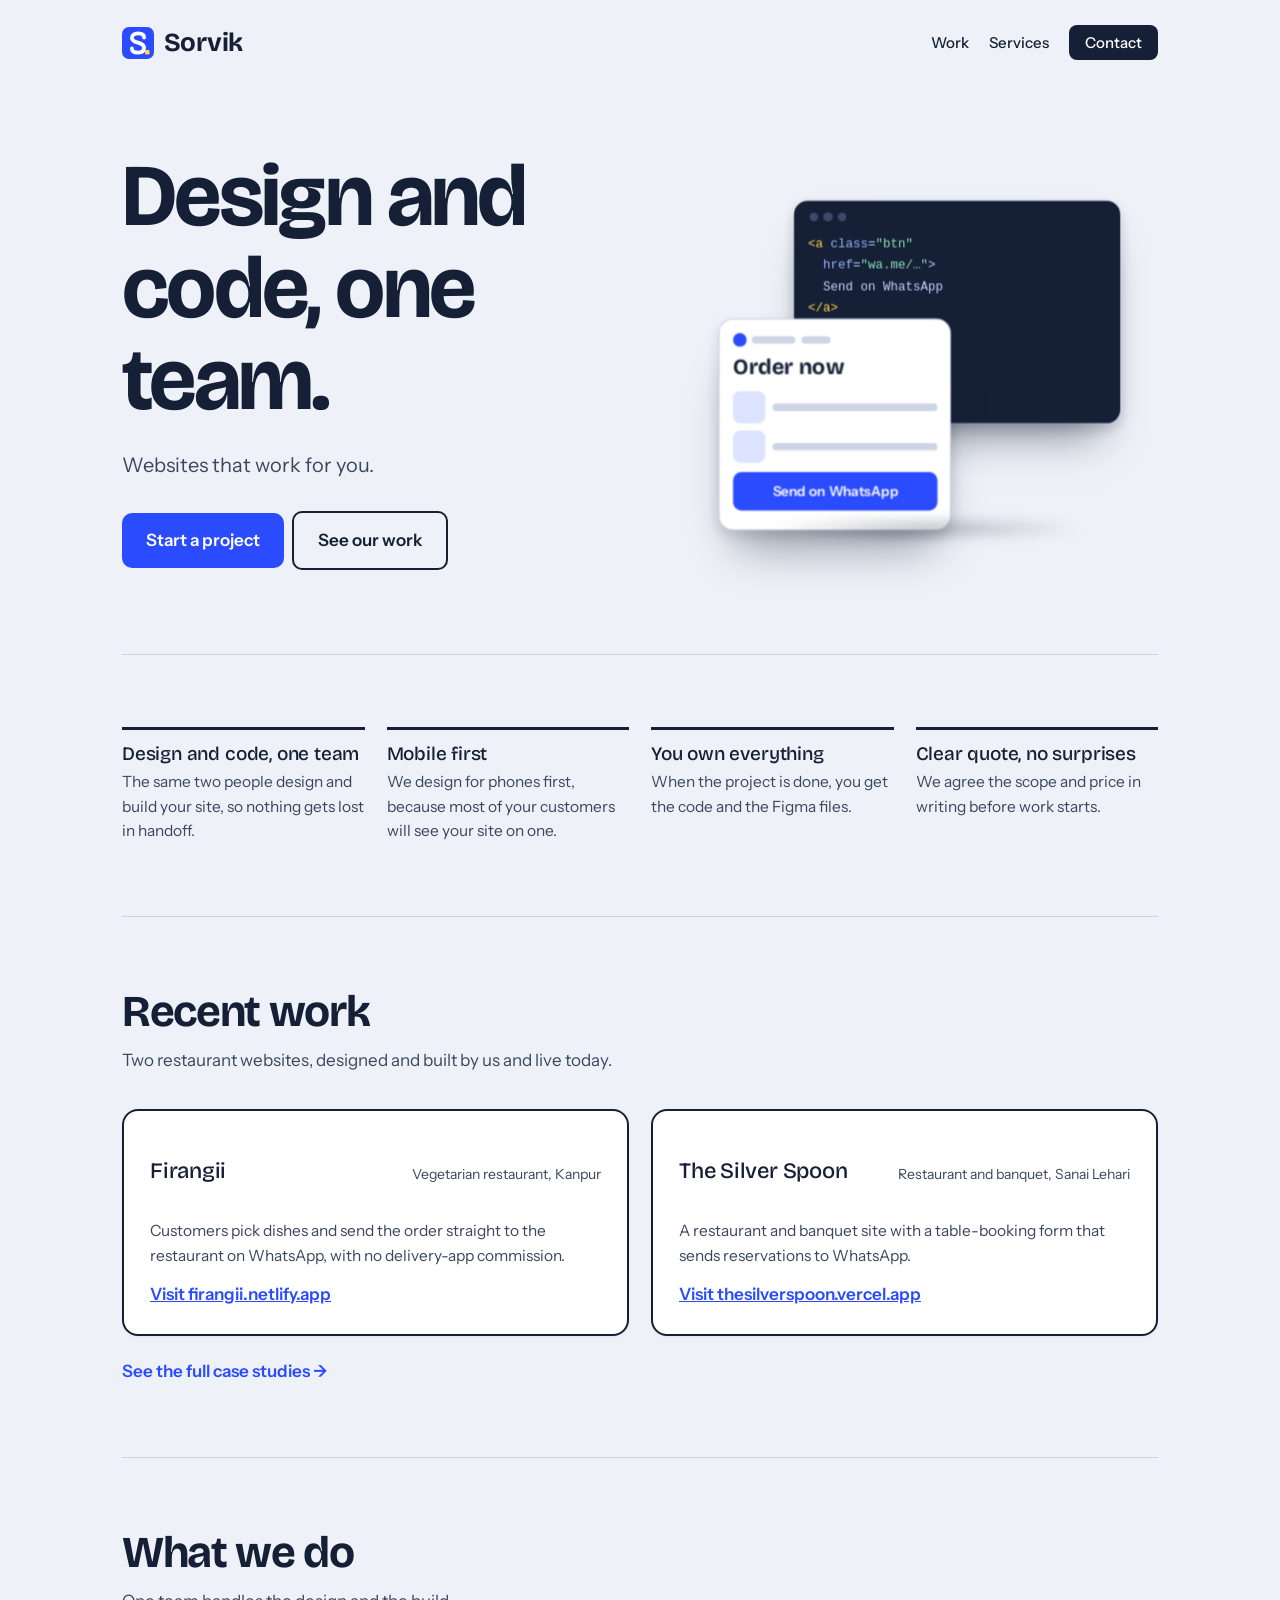
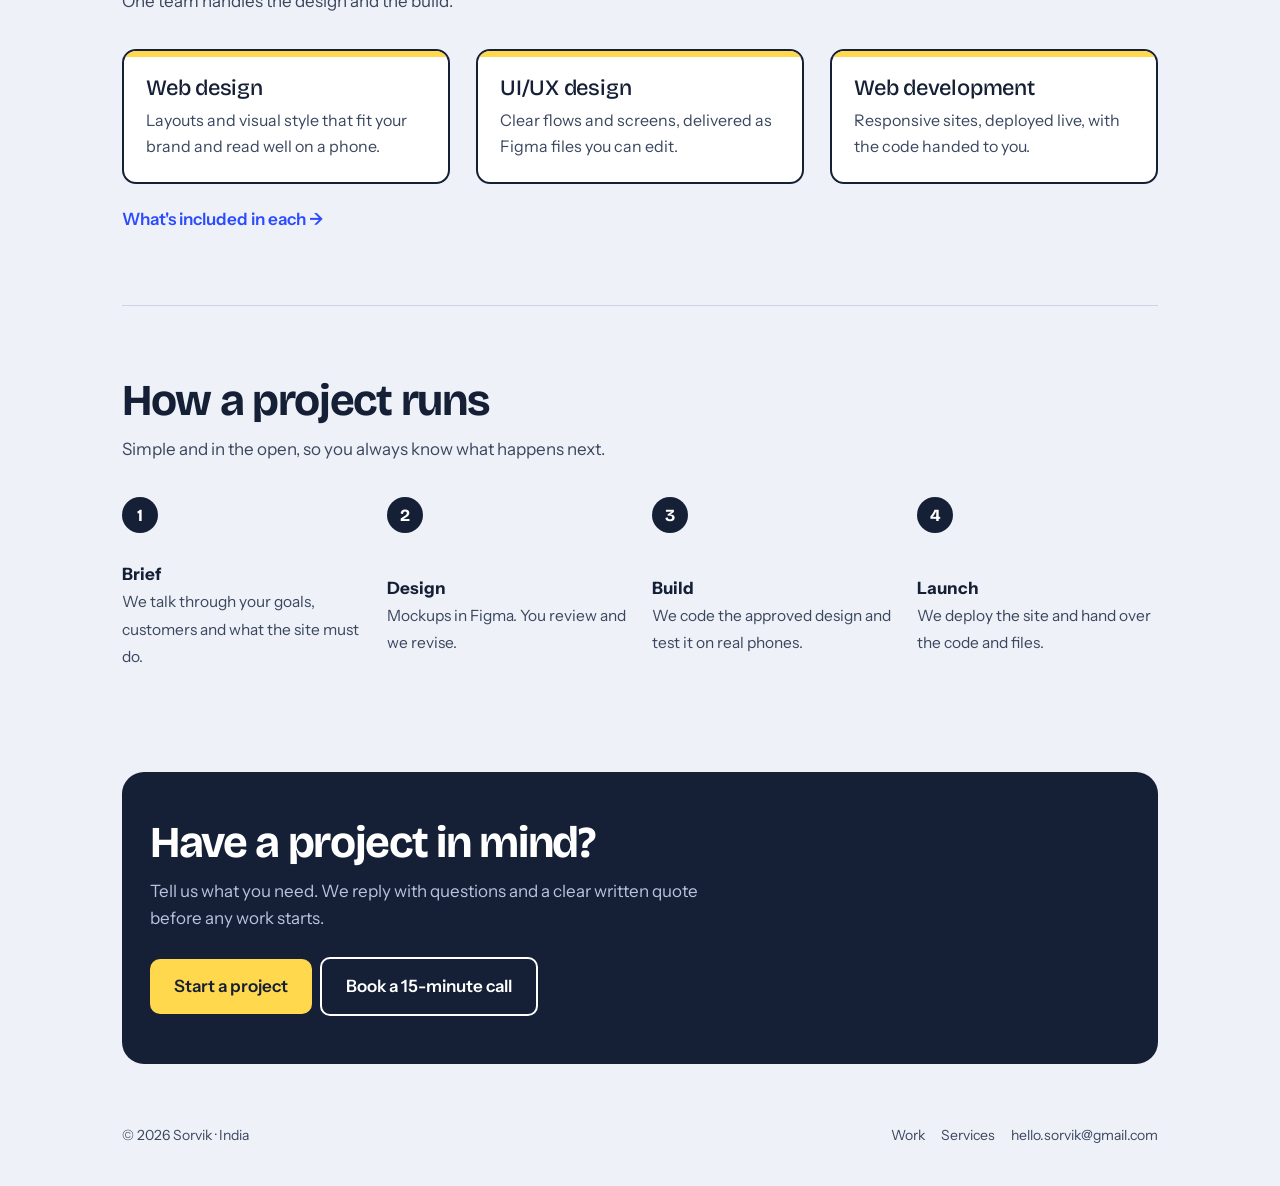
<file: index.html>
<!DOCTYPE html>
<html lang="en">
<head>
<meta charset="utf-8">
<meta name="viewport" content="width=device-width, initial-scale=1">
<title>Sorvik | Design and code, one team</title>
<meta name="description" content="Sorvik is a two-person web design and development studio. We take websites from Figma mockup to live deployed site.">
<meta property="og:title" content="Sorvik | Design and code, one team">
<link rel="canonical" href="https://sorvik1.vercel.app/">
<meta property="og:description" content="Websites that work for you.">
<link rel="preconnect" href="https://fonts.googleapis.com">
<link rel="preconnect" href="https://fonts.gstatic.com" crossorigin>
<link href="https://fonts.googleapis.com/css2?family=Bricolage+Grotesque:opsz,wght@12..96,500;12..96,700&family=Instrument+Sans:wght@400;500;600&display=swap" rel="stylesheet">
<link rel="icon" href="favicon.ico" sizes="48x48">
<link rel="icon" href="favicon.svg" type="image/svg+xml" sizes="any">
<link rel="icon" href="favicon-192.png" type="image/png" sizes="192x192">
<link rel="apple-touch-icon" href="apple-touch-icon.png">
<link rel="stylesheet" href="styles.css">
</head>
<body>
<div class="wrap">
  <header><a class="logo" href="index.html"><img src="logo.svg" alt="" width="32" height="32">Sorvik</a><nav><a href="work.html">Work</a><a href="services.html">Services</a><a href="contact.html" class="pill">Contact</a></nav></header>
  <main>
<div class="hero">
      <div>
        <h1>Design and code, one team.</h1>
        <p class="sub">Websites that work for you.</p>
        <a class="btn" id="cta" href="contact.html">Start a project</a><a class="btn ghost" href="work.html">See our work</a>
      </div>
      <div id="stage" class="stage" aria-hidden="true">
        <div class="float">
          <div class="rig">
            <div class="layer code">
              <div class="c-bar"><i></i><i></i><i></i></div>
<pre><span class="k">&lt;a</span> <span class="a">class</span>=<span class="v">"btn"</span>
  <span class="a">href</span>=<span class="v">"wa.me/…"</span>&gt;
  Send on WhatsApp
<span class="k">&lt;/a&gt;</span></pre>
            </div>
            <div class="layer design">
              <div class="d-top"><i></i><b></b><b class="s"></b></div>
              <div class="d-title">Order now</div>
              <div class="d-row"><u></u><s></s></div>
              <div class="d-row"><u></u><s></s></div>
              <div class="d-btn">Send on WhatsApp</div>
            </div>
          </div>
          <div class="ground"></div>
        </div>
      </div>
    </div>
    <section><div class="points">
      <div><h3>Design and code, one team</h3><p>The same two people design and build your site, so nothing gets lost in handoff.</p></div>
      <div><h3>Mobile first</h3><p>We design for phones first, because most of your customers will see your site on one.</p></div>
      <div><h3>You own everything</h3><p>When the project is done, you get the code and the Figma files.</p></div>
      <div><h3>Clear quote, no surprises</h3><p>We agree the scope and price in writing before work starts.</p></div>
    </div></section>
    <section><h2>Recent work</h2><p class="lede">Two restaurant websites, designed and built by us and live today.</p>
      <div class="work">
        <article class="proj"><header class="proj-header"><h3>Firangii</h3><p class="place">Vegetarian restaurant, Kanpur</p></header>
          <p>Customers pick dishes and send the order straight to the restaurant on WhatsApp, with no delivery-app commission.</p>
          <a class="view" href="https://firangii.netlify.app" target="_blank" rel="noopener">Visit firangii.netlify.app</a></article>
        <article class="proj"><header class="proj-header"><h3>The Silver Spoon</h3><p class="place">Restaurant and banquet, Sanai Lehari</p></header>
          <p>A restaurant and banquet site with a table-booking form that sends reservations to WhatsApp.</p>
          <a class="view" href="https://thesilverspoon.vercel.app" target="_blank" rel="noopener">Visit thesilverspoon.vercel.app</a></article>
      </div>
      <p style="margin-top:22px"><a class="more" href="work.html">See the full case studies →</a></p></section>
    <section><h2>What we do</h2><p class="lede">One team handles the design and the build.</p>
      <div class="services"><div><h3>Web design</h3><p>Layouts and visual style that fit your brand and read well on a phone.</p></div><div><h3>UI/UX design</h3><p>Clear flows and screens, delivered as Figma files you can edit.</p></div><div><h3>Web development</h3><p>Responsive sites, deployed live, with the code handed to you.</p></div></div>
      <p style="margin-top:22px"><a class="more" href="services.html">What's included in each →</a></p></section>
    <section><h2>How a project runs</h2><p class="lede">Simple and in the open, so you always know what happens next.</p>
      <ol class="steps row"><li><div><strong>Brief</strong><span>We talk through your goals, customers and what the site must do.</span></div></li><li><div><strong>Design</strong><span>Mockups in Figma. You review and we revise.</span></div></li><li><div><strong>Build</strong><span>We code the approved design and test it on real phones.</span></div></li><li><div><strong>Launch</strong><span>We deploy the site and hand over the code and files.</span></div></li></ol></section>
    <section class="band"><h2>Have a project in mind?</h2><p>Tell us what you need. We reply with questions and a clear written quote before any work starts.</p><a class="btn" href="contact.html">Start a project</a><a class="btn ghost" href="https://cal.id/sorvik/project-brief?duration=15" target="_blank" rel="noopener">Book a 15-minute call</a></section>
  </main>
  <footer><span>© 2026 Sorvik · India</span><span><a href="work.html">Work</a><a href="services.html">Services</a><a href="mailto:hello.sorvik@gmail.com">hello.sorvik@gmail.com</a></span></footer>
</div>
<script src="app.js"></script>
</body>
</html>
</file>
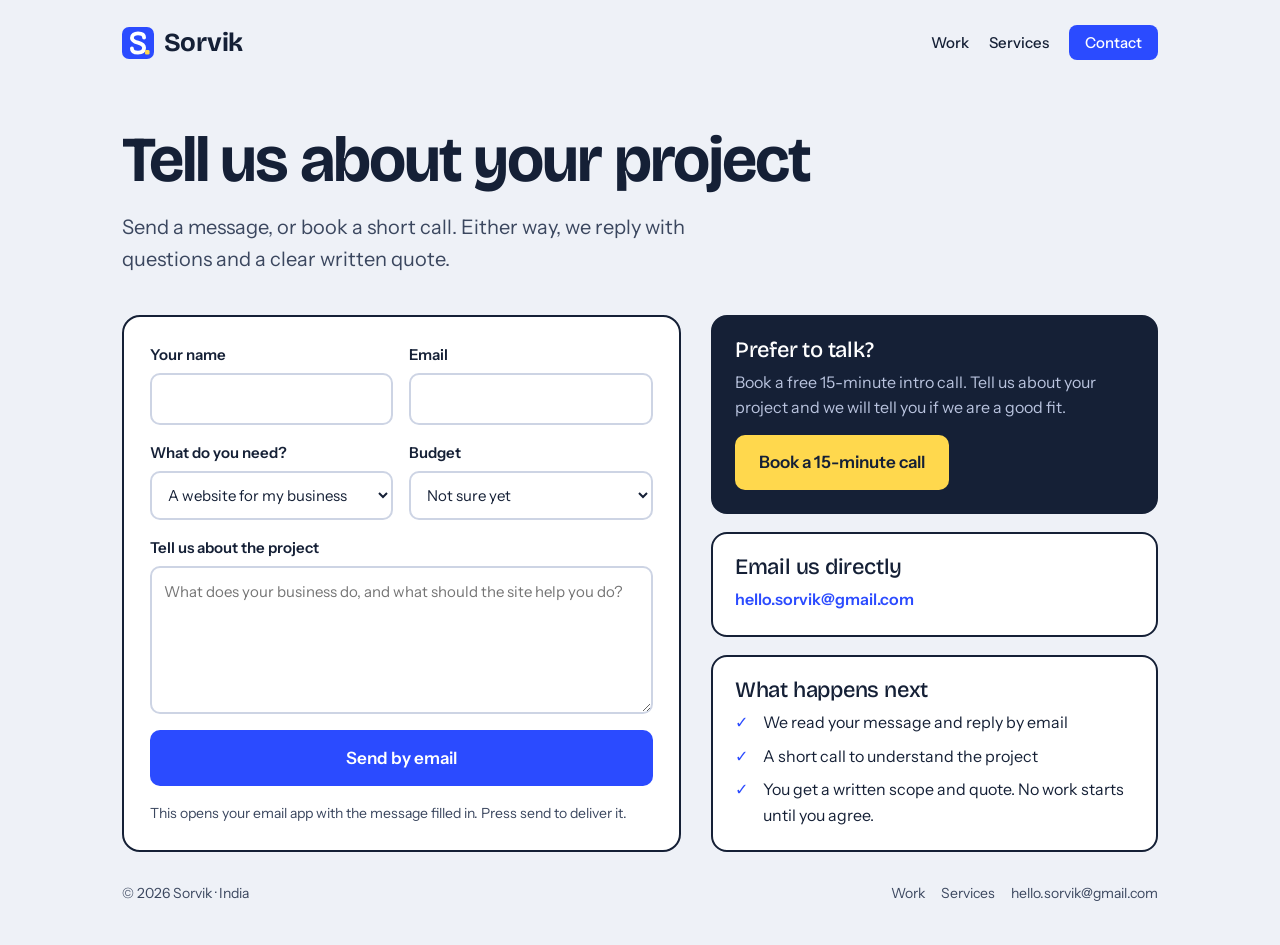
<file: contact.html>
<!DOCTYPE html>
<html lang="en">
<head>
<meta charset="utf-8">
<meta name="viewport" content="width=device-width, initial-scale=1">
<title>Contact | Sorvik</title>
<meta name="description" content="Start a project with Sorvik. Send a message or book a 15-minute call.">
<meta property="og:title" content="Contact | Sorvik">
<link rel="canonical" href="https://sorvik1.vercel.app/contact.html">
<meta property="og:description" content="Websites that work for you.">
<link rel="preconnect" href="https://fonts.googleapis.com">
<link rel="preconnect" href="https://fonts.gstatic.com" crossorigin>
<link href="https://fonts.googleapis.com/css2?family=Bricolage+Grotesque:opsz,wght@12..96,500;12..96,700&family=Instrument+Sans:wght@400;500;600&display=swap" rel="stylesheet">
<link rel="icon" href="favicon.ico" sizes="48x48">
<link rel="icon" href="favicon.svg" type="image/svg+xml" sizes="any">
<link rel="icon" href="favicon-192.png" type="image/png" sizes="192x192">
<link rel="apple-touch-icon" href="apple-touch-icon.png">
<link rel="stylesheet" href="styles.css">
</head>
<body>
<div class="wrap">
  <header><a class="logo" href="index.html"><img src="logo.svg" alt="" width="32" height="32">Sorvik</a><nav><a href="work.html">Work</a><a href="services.html">Services</a><a href="contact.html" class="pill" aria-current="page">Contact</a></nav></header>
  <main>
<section class="phero"><h1>Tell us about your project</h1><p>Send a message, or book a short call. Either way, we reply with questions and a clear written quote.</p></section>
    <section class="contact-grid" style="border-top:0;padding-top:20px">
      <form id="enq" class="form">
        <label>Your name<input name="n" required autocomplete="name"></label>
        <label>Email<input name="e" type="email" required autocomplete="email"></label>
        <label>What do you need?<select name="t"><option>A website for my business</option><option>A landing page</option><option>An online store</option><option>UI/UX design only</option><option>Not sure yet</option></select></label>
        <label>Budget<select name="b"><option>Not sure yet</option><option>Under ₹20,000</option><option>₹20,000 – ₹50,000</option><option>₹50,000+</option></select></label>
        <label class="full">Tell us about the project<textarea name="m" rows="5" required placeholder="What does your business do, and what should the site help you do?"></textarea></label>
        <button class="btn" type="submit">Send by email</button>
        <p class="note">This opens your email app with the message filled in. Press send to deliver it.</p>
      </form>
      <div class="side">
        <div class="box dark"><h3>Prefer to talk?</h3><p>Book a free 15-minute intro call. Tell us about your project and we will tell you if we are a good fit.</p><a class="btn" href="https://cal.id/sorvik/project-brief?duration=15" target="_blank" rel="noopener">Book a 15-minute call</a></div>
        <div class="box"><h3>Email us directly</h3><p><a class="more" href="mailto:hello.sorvik@gmail.com">hello.sorvik@gmail.com</a></p></div>
        <div class="box"><h3>What happens next</h3><ul class="tick"><li>We read your message and reply by email</li><li>A short call to understand the project</li><li>You get a written scope and quote. No work starts until you agree.</li></ul></div>
      </div>
    </section>
  </main>
  <footer><span>© 2026 Sorvik · India</span><span><a href="work.html">Work</a><a href="services.html">Services</a><a href="mailto:hello.sorvik@gmail.com">hello.sorvik@gmail.com</a></span></footer>
</div>
<script src="app.js"></script>
</body>
</html>
</file>
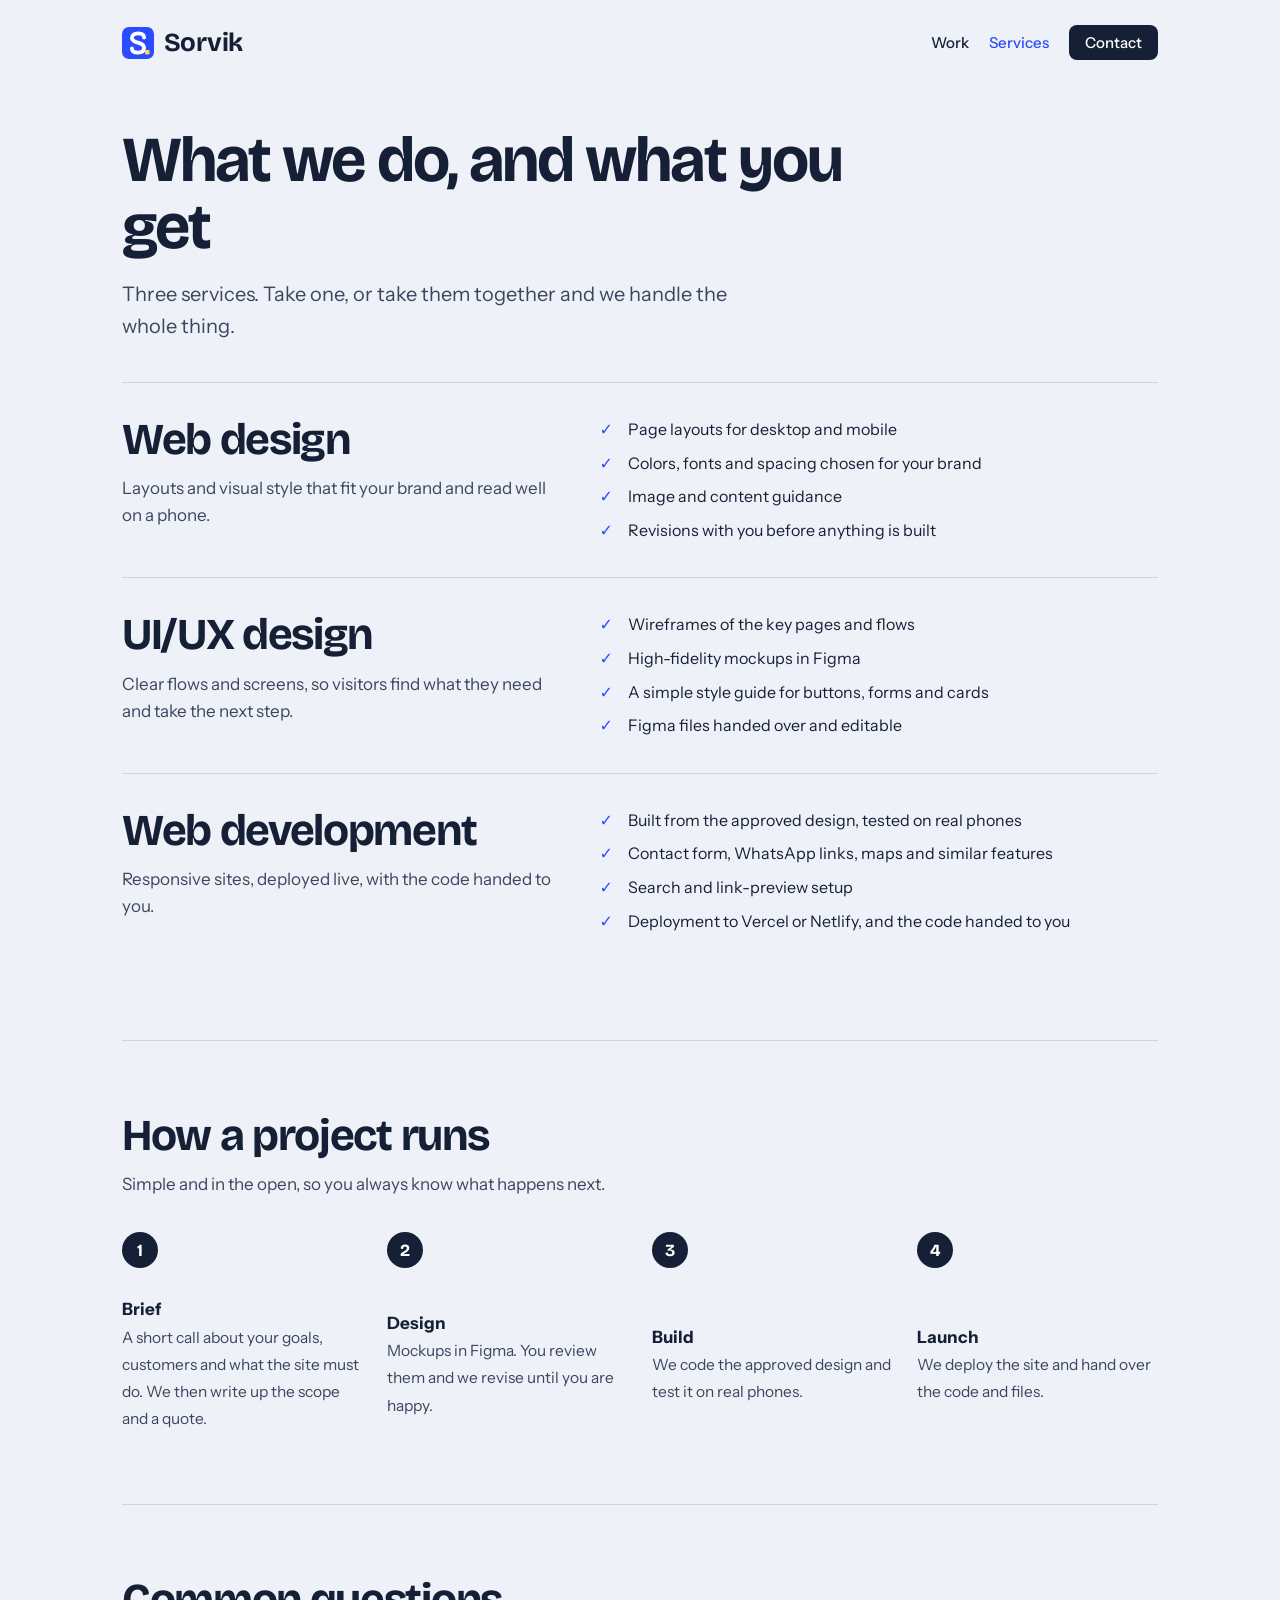
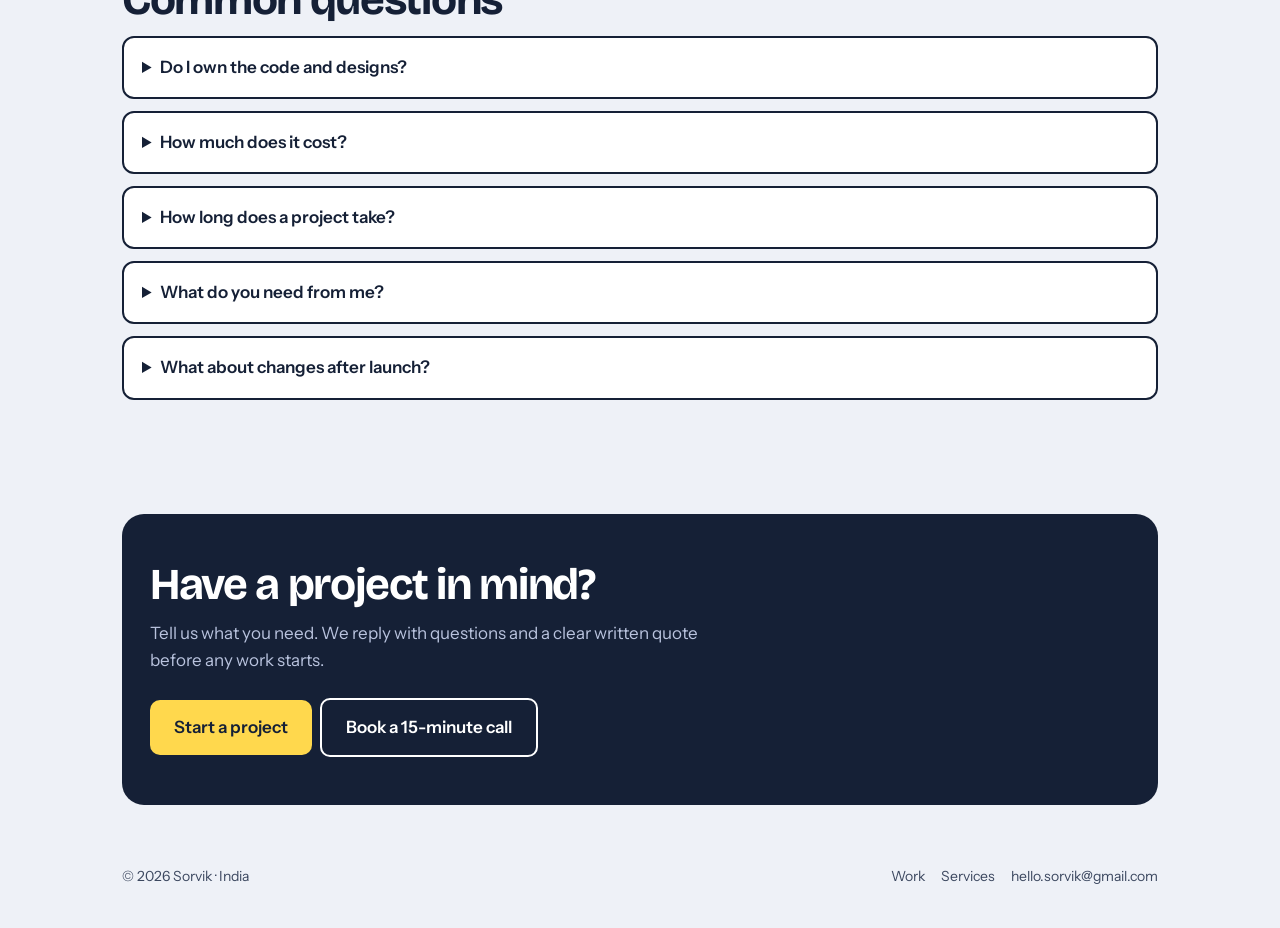
<file: services.html>
<!DOCTYPE html>
<html lang="en">
<head>
<meta charset="utf-8">
<meta name="viewport" content="width=device-width, initial-scale=1">
<title>Services | Sorvik</title>
<meta name="description" content="Web design, UI/UX design and web development from Sorvik. What is included, how a project runs, and common questions.">
<meta property="og:title" content="Services | Sorvik">
<link rel="canonical" href="https://sorvik1.vercel.app/services.html">
<meta property="og:description" content="Websites that work for you.">
<link rel="preconnect" href="https://fonts.googleapis.com">
<link rel="preconnect" href="https://fonts.gstatic.com" crossorigin>
<link href="https://fonts.googleapis.com/css2?family=Bricolage+Grotesque:opsz,wght@12..96,500;12..96,700&family=Instrument+Sans:wght@400;500;600&display=swap" rel="stylesheet">
<link rel="icon" href="favicon.ico" sizes="48x48">
<link rel="icon" href="favicon.svg" type="image/svg+xml" sizes="any">
<link rel="icon" href="favicon-192.png" type="image/png" sizes="192x192">
<link rel="apple-touch-icon" href="apple-touch-icon.png">
<link rel="stylesheet" href="styles.css">
</head>
<body>
<div class="wrap">
  <header><a class="logo" href="index.html"><img src="logo.svg" alt="" width="32" height="32">Sorvik</a><nav><a href="work.html">Work</a><a href="services.html" aria-current="page">Services</a><a href="contact.html" class="pill">Contact</a></nav></header>
  <main>
<section class="phero"><h1>What we do, and what you get</h1><p>Three services. Take one, or take them together and we handle the whole thing.</p></section>
    <section style="border-top:0;padding-top:20px">
      <div class="svc"><div><h2>Web design</h2><p>Layouts and visual style that fit your brand and read well on a phone.</p></div>
        <ul class="tick"><li>Page layouts for desktop and mobile</li><li>Colors, fonts and spacing chosen for your brand</li><li>Image and content guidance</li><li>Revisions with you before anything is built</li></ul></div>
      <div class="svc"><div><h2>UI/UX design</h2><p>Clear flows and screens, so visitors find what they need and take the next step.</p></div>
        <ul class="tick"><li>Wireframes of the key pages and flows</li><li>High-fidelity mockups in Figma</li><li>A simple style guide for buttons, forms and cards</li><li>Figma files handed over and editable</li></ul></div>
      <div class="svc"><div><h2>Web development</h2><p>Responsive sites, deployed live, with the code handed to you.</p></div>
        <ul class="tick"><li>Built from the approved design, tested on real phones</li><li>Contact form, WhatsApp links, maps and similar features</li><li>Search and link-preview setup</li><li>Deployment to Vercel or Netlify, and the code handed to you</li></ul></div>
    </section>
    <section><h2>How a project runs</h2><p class="lede">Simple and in the open, so you always know what happens next.</p>
      <ol class="steps row"><li><div><strong>Brief</strong><span>A short call about your goals, customers and what the site must do. We then write up the scope and a quote.</span></div></li><li><div><strong>Design</strong><span>Mockups in Figma. You review them and we revise until you are happy.</span></div></li><li><div><strong>Build</strong><span>We code the approved design and test it on real phones.</span></div></li><li><div><strong>Launch</strong><span>We deploy the site and hand over the code and files.</span></div></li></ol></section>
    <section><h2>Common questions</h2>
      <details><summary>Do I own the code and designs?</summary><p>Yes. When the project is done you get the code and the Figma files.</p></details>
      <details><summary>How much does it cost?</summary><p>It depends on the number of pages and the features. We agree the scope and price in writing before we start.</p></details>
      <details><summary>How long does a project take?</summary><p>It depends on the size. We give you a timeline in the quote, after the first call.</p></details>
      <details><summary>What do you need from me?</summary><p>Your logo and brand colors if you have them, your text and photos, and quick feedback on the designs. If you do not have photos or text yet, tell us and we will work out a plan.</p></details>
      <details><summary>What about changes after launch?</summary><p>Tell us what you expect on the first call and we will put revisions and support in the quote.</p></details>
    </section>
    <section class="band"><h2>Have a project in mind?</h2><p>Tell us what you need. We reply with questions and a clear written quote before any work starts.</p><a class="btn" href="contact.html">Start a project</a><a class="btn ghost" href="https://cal.id/sorvik/project-brief?duration=15" target="_blank" rel="noopener">Book a 15-minute call</a></section>
  </main>
  <footer><span>© 2026 Sorvik · India</span><span><a href="work.html">Work</a><a href="services.html">Services</a><a href="mailto:hello.sorvik@gmail.com">hello.sorvik@gmail.com</a></span></footer>
</div>
<script src="app.js"></script>
</body>
</html>
</file>
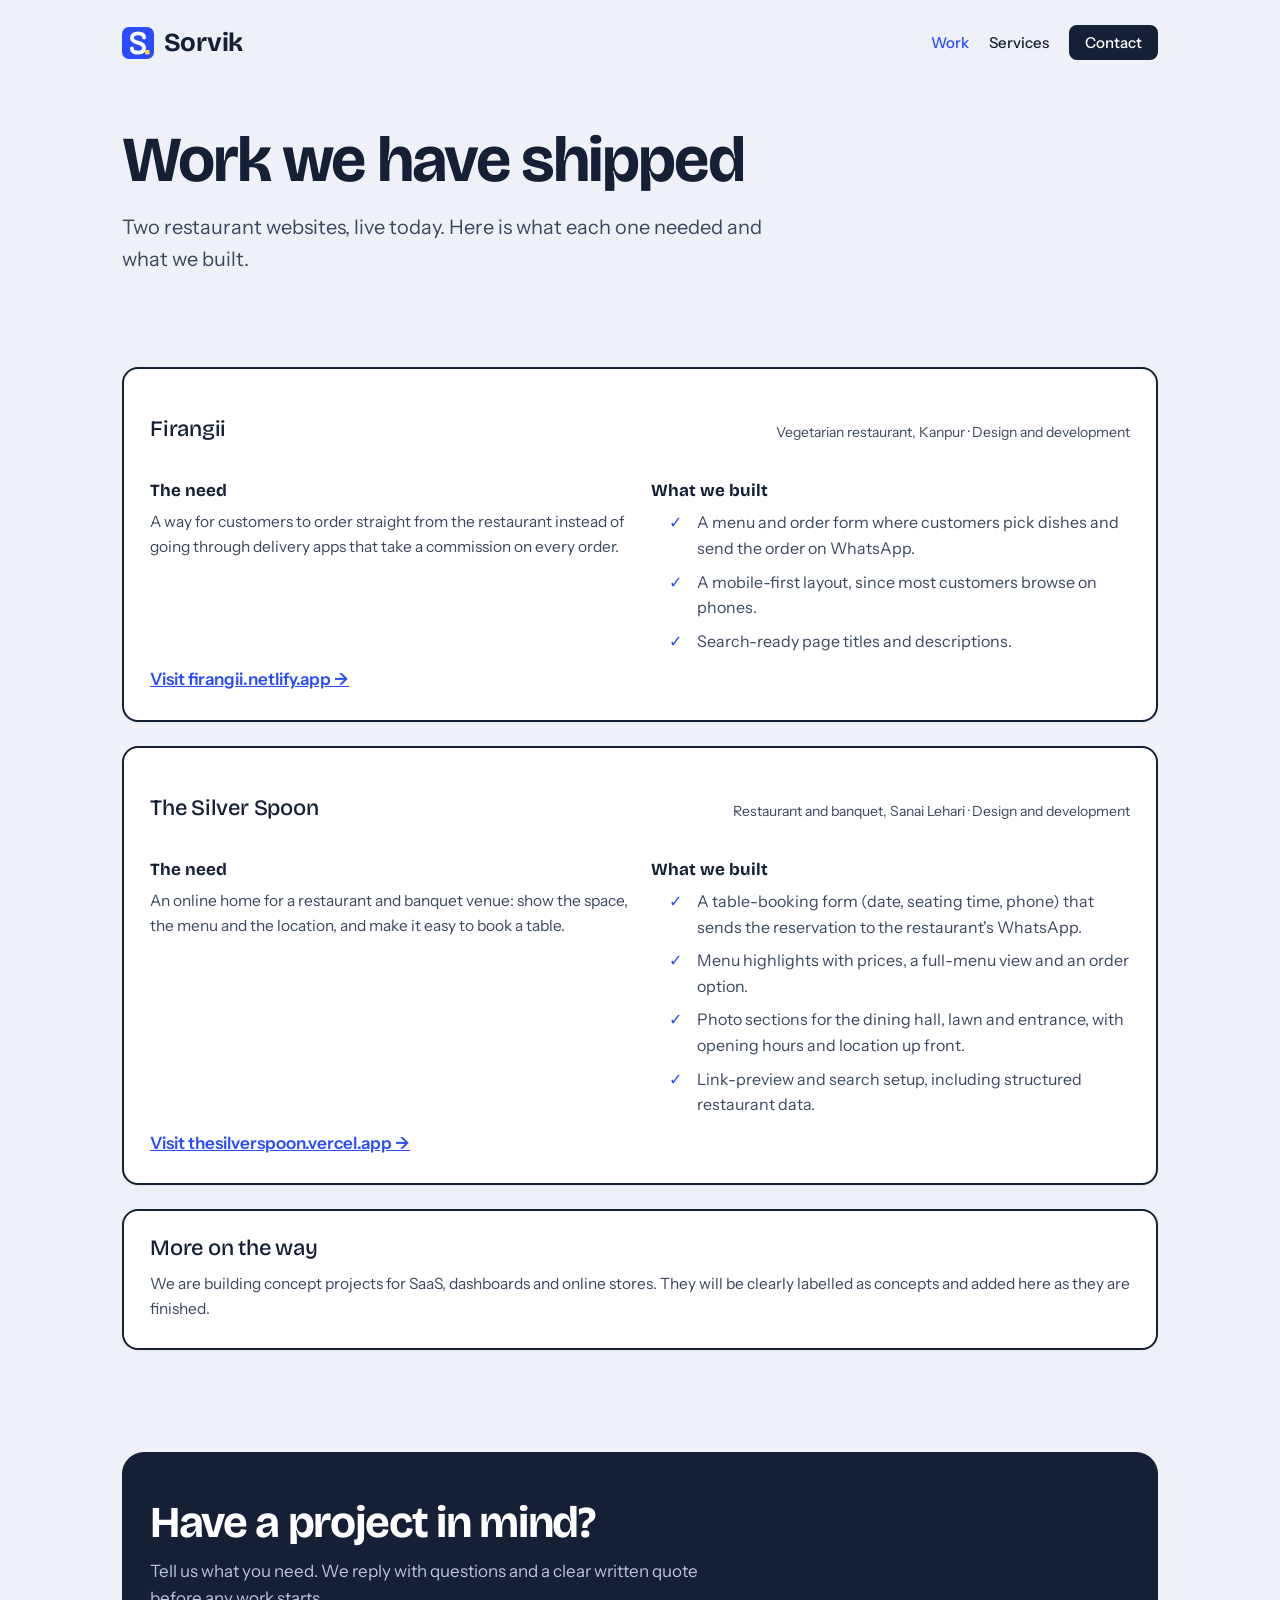
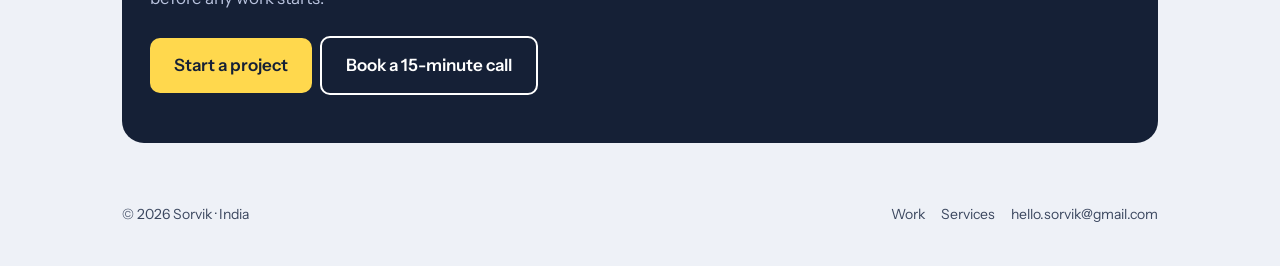
<file: work.html>
<!DOCTYPE html>
<html lang="en">
<head>
<meta charset="utf-8">
<meta name="viewport" content="width=device-width, initial-scale=1">
<title>Work | Sorvik</title>
<meta name="description" content="Case studies from Sorvik: restaurant websites with direct WhatsApp ordering and table booking.">
<meta property="og:title" content="Work | Sorvik">
<link rel="canonical" href="https://sorvik1.vercel.app/work.html">
<meta property="og:description" content="Websites that work for you.">
<link rel="preconnect" href="https://fonts.googleapis.com">
<link rel="preconnect" href="https://fonts.gstatic.com" crossorigin>
<link href="https://fonts.googleapis.com/css2?family=Bricolage+Grotesque:opsz,wght@12..96,500;12..96,700&family=Instrument+Sans:wght@400;500;600&display=swap" rel="stylesheet">
<link rel="icon" href="favicon.ico" sizes="48x48">
<link rel="icon" href="favicon.svg" type="image/svg+xml" sizes="any">
<link rel="icon" href="favicon-192.png" type="image/png" sizes="192x192">
<link rel="apple-touch-icon" href="apple-touch-icon.png">
<link rel="stylesheet" href="styles.css">
</head>
<body>
<div class="wrap">
  <header><a class="logo" href="index.html"><img src="logo.svg" alt="" width="32" height="32">Sorvik</a><nav><a href="work.html" aria-current="page">Work</a><a href="services.html">Services</a><a href="contact.html" class="pill">Contact</a></nav></header>
  <main>
<section class="phero"><h1>Work we have shipped</h1><p>Two restaurant websites, live today. Here is what each one needed and what we built.</p></section>
    <section class="stack" style="border-top:0">
      <article class="proj"><header class="proj-header"><h3>Firangii</h3><p class="place">Vegetarian restaurant, Kanpur · Design and development</p></header>
        <div class="cols"><div><h4>The need</h4><p>A way for customers to order straight from the restaurant instead of going through delivery apps that take a commission on every order.</p></div>
        <div><h4>What we built</h4><ul class="tick"><li>A menu and order form where customers pick dishes and send the order on WhatsApp.</li><li>A mobile-first layout, since most customers browse on phones.</li><li>Search-ready page titles and descriptions.</li></ul></div></div>
        <a class="view" href="https://firangii.netlify.app" target="_blank" rel="noopener">Visit firangii.netlify.app →</a></article>
      <article class="proj"><header class="proj-header"><h3>The Silver Spoon</h3><p class="place">Restaurant and banquet, Sanai Lehari · Design and development</p></header>
        <div class="cols"><div><h4>The need</h4><p>An online home for a restaurant and banquet venue: show the space, the menu and the location, and make it easy to book a table.</p></div>
        <div><h4>What we built</h4><ul class="tick"><li>A table-booking form (date, seating time, phone) that sends the reservation to the restaurant's WhatsApp.</li><li>Menu highlights with prices, a full-menu view and an order option.</li><li>Photo sections for the dining hall, lawn and entrance, with opening hours and location up front.</li><li>Link-preview and search setup, including structured restaurant data.</li></ul></div></div>
        <a class="view" href="https://thesilverspoon.vercel.app" target="_blank" rel="noopener">Visit thesilverspoon.vercel.app →</a></article>
      <article class="proj"><h3>More on the way</h3><p>We are building concept projects for SaaS, dashboards and online stores. They will be clearly labelled as concepts and added here as they are finished.</p></article>
    </section>
    <section class="band"><h2>Have a project in mind?</h2><p>Tell us what you need. We reply with questions and a clear written quote before any work starts.</p><a class="btn" href="contact.html">Start a project</a><a class="btn ghost" href="https://cal.id/sorvik/project-brief?duration=15" target="_blank" rel="noopener">Book a 15-minute call</a></section>
  </main>
  <footer><span>© 2026 Sorvik · India</span><span><a href="work.html">Work</a><a href="services.html">Services</a><a href="mailto:hello.sorvik@gmail.com">hello.sorvik@gmail.com</a></span></footer>
</div>
<script src="app.js"></script>
</body>
</html>
</file>
<file: styles.css>
:root{
  --paper:#EEF1F7; --ink:#152036; --muted:#3B475F; --line:#CDD4E4;
  --blue:#2B4BFF; --sun:#FFD84D; --card:#FFFFFF;
  --display:'Bricolage Grotesque','Trebuchet MS',system-ui,sans-serif;
  --body:'Instrument Sans',system-ui,-apple-system,'Segoe UI',sans-serif;
}
*{box-sizing:border-box;margin:0}
html{scroll-behavior:smooth}
body{font-family:var(--body);background:var(--paper);color:var(--ink);line-height:1.6;font-size:17px}
a{color:inherit}
:focus-visible{outline:3px solid var(--blue);outline-offset:3px}
.wrap{max-width:1080px;margin:0 auto;padding:0 22px}
header{display:flex;justify-content:space-between;align-items:center;padding:22px 0}
.logo{display:inline-flex;align-items:center;gap:10px;font-family:var(--display);font-weight:700;font-size:26px;text-decoration:none;letter-spacing:-.02em}
nav a{margin-left:20px;text-decoration:none;font-weight:500;font-size:15px}
nav a:hover{color:var(--blue)}
h1,h2,h3{font-family:var(--display);line-height:1.05;letter-spacing:-.03em}
h1{font-size:clamp(44px,9vw,88px);font-weight:700}
h2{font-size:clamp(30px,5vw,44px);font-weight:700;margin-bottom:12px}
h3{font-size:22px;font-weight:500;letter-spacing:-.01em}

/* Hero */
.hero{display:grid;gap:40px;padding:36px 0 84px;align-items:center}
@media(min-width:860px){.hero{grid-template-columns:1.15fr 1fr;padding-top:64px}}
.hero p.sub{font-size:20px;color:var(--muted);margin:22px 0 30px;max-width:30ch}
.btn{display:inline-block;background:var(--blue);color:#fff;padding:14px 24px;border-radius:10px;text-decoration:none;font-weight:600}
.btn:hover{background:#1F38D6}
.btn.ghost{background:transparent;color:var(--ink);border:2px solid var(--ink);margin-left:8px}
.btn.ghost:hover{background:var(--ink);color:#fff}

/* Sections */
section{padding:72px 0;border-top:1px solid var(--line)}
.lede{color:var(--muted);max-width:52ch;margin-bottom:34px}
.work{display:grid;gap:22px}
@media(min-width:760px){.work{grid-template-columns:1fr 1fr}}
.proj{background:var(--card);border:2px solid var(--ink);border-radius:16px;padding:26px;display:flex;flex-direction:column;gap:12px}
.proj .place{font-size:14px;color:var(--muted);margin-top:4px}
.proj ul{padding-left:18px;color:var(--muted);font-size:15.5px}
.proj a.view{margin-top:auto;font-weight:600;color:var(--blue)}
.services{display:grid;gap:26px}
@media(min-width:760px){.services{grid-template-columns:repeat(3,1fr)}}
.services p{color:var(--muted);font-size:16px;margin-top:8px}
.services>div{position:relative;overflow:hidden;background:var(--card);border:2px solid var(--ink);border-radius:14px;padding:26px 22px 22px;transition:transform .3s cubic-bezier(.2,.8,.2,1),box-shadow .3s ease}
.services>div::before{content:"";position:absolute;left:0;top:0;width:100%;height:6px;background:var(--sun)}
ol.steps{list-style:none;padding:0;display:grid;gap:14px;counter-reset:s}
ol.steps li{counter-increment:s;display:grid;grid-template-columns:36px 1fr;gap:18px;align-items:start}
ol.steps li::before{content:counter(s);font-family:var(--display);font-weight:700;background:var(--ink);color:#fff;width:36px;height:36px;border-radius:50%;display:grid;place-items:center}
ol.steps strong{display:block}
ol.steps span{color:var(--muted);font-size:15.5px}
.contact{background:var(--ink);color:#fff;border-radius:22px;padding:44px 26px;margin:20px 0 60px;border:0}
.contact h2{color:#fff}.contact p{color:#B9C3DE;margin-bottom:24px;max-width:46ch}
.contact .btn{background:var(--sun);color:var(--ink)}
.contact .btn.ghost{background:transparent;color:#fff;border-color:#fff}
.contact .btn.ghost:hover{background:#fff;color:var(--ink)}
footer{padding:0 0 40px;color:var(--muted);font-size:14px;display:flex;justify-content:space-between;flex-wrap:wrap;gap:8px}
@media(prefers-reduced-motion:reduce){*{animation:none!important;scroll-behavior:auto!important}}

/* Hero visual: design + code layers, pure CSS 3D */
.stage{position:relative;height:clamp(290px,62vw,400px);display:grid;place-items:center}
.float{position:relative;width:min(100%,400px);perspective:1000px;animation:fl 7s ease-in-out infinite}
@keyframes fl{50%{transform:translateY(-8px)}}
.rig{position:relative;aspect-ratio:1/.82;font-size:clamp(11px,3.2vw,14px);transform-style:preserve-3d;transform:rotateX(var(--rx,0deg)) rotateY(var(--ry,0deg));transition:transform .3s ease-out}
.layer{position:absolute;border-radius:1em;transition:transform .7s cubic-bezier(.2,.8,.2,1)}
.code{right:0;top:0;width:84%;height:70%;background:var(--ink);color:#C9D4FF;transform:translateZ(-30px);box-shadow:0 2.2em 3em -1.4em rgba(21,32,54,.5),0 .4em 1em rgba(21,32,54,.2)}
.c-bar{display:flex;gap:.4em;padding:.9em 1.1em}
.c-bar i{width:.65em;height:.65em;border-radius:50%;background:#3B4A6B}
.code pre{font:.92em/1.7 ui-monospace,Menlo,Consolas,monospace;padding:0 1.1em;white-space:pre}
.code .k{color:#FFD84D}.code .a{color:#9DB2FF}.code .v{color:#8FE3B4}
.design{left:0;bottom:0;width:56%;height:62%;background:#fff;border:1px solid var(--line);padding:.9em;transform:translateZ(36px);box-shadow:0 2.4em 3em -1.2em rgba(21,32,54,.4),0 .4em 1em rgba(21,32,54,.15)}
.d-top{display:flex;align-items:center;gap:.4em;margin-bottom:.7em}
.d-top i{width:.9em;height:.9em;border-radius:50%;background:var(--blue)}
.d-top b{height:.5em;width:3em;border-radius:1em;background:var(--line)}.d-top b.s{width:2em}
.d-title{font-family:var(--display);font-weight:700;font-size:1.5em;line-height:1;margin-bottom:.6em}
.d-row{display:flex;gap:.5em;align-items:center;margin-bottom:.5em}
.d-row u{width:2.2em;height:2.2em;border-radius:.5em;background:#DCE3FF;flex:none}
.d-row s{height:.5em;flex:1;border-radius:1em;background:var(--line)}
.d-btn{background:var(--blue);color:#fff;border-radius:.6em;text-align:center;font-weight:600;font-size:.95em;padding:.6em .3em;margin-top:.7em}
.stage.merge .code{transform:translate3d(-.9em,.9em,-12px)}
.stage.merge .design{transform:translate3d(.9em,-.6em,20px)}
.ground{position:absolute;left:10%;right:10%;bottom:-5%;height:7%;background:radial-gradient(ellipse at center,rgba(21,32,54,.32),transparent 70%);filter:blur(6px);transform:translateX(var(--gx,0px));transition:transform .3s ease-out}
html{-webkit-text-size-adjust:100%}
a,button{-webkit-tap-highlight-color:transparent}
@media(max-width:560px){
 body{font-size:16px}
 .wrap{padding:0 18px}
 nav a{margin-left:14px;font-size:14px}
 nav a.pill{padding:8px 14px}
 .hero{padding:12px 0 40px;gap:8px}
 .hero p.sub{font-size:18px;margin:16px 0 22px}
 .btn{display:block;text-align:center;margin:0 0 12px}
 .btn.ghost{margin-left:0}
 section{padding:48px 0}
 .proj{padding:20px}
 .contact{padding:32px 20px;margin-bottom:40px}
 footer{flex-direction:column}
}
@media(prefers-reduced-motion:reduce){.rig,.layer,.ground{transition:none}}

.proj{box-shadow:0 1px 2px rgba(21,32,54,.06);transition:transform .25s cubic-bezier(.2,.8,.2,1),box-shadow .3s ease}
@media(hover:hover) and (prefers-reduced-motion:no-preference){
 .proj:hover{transform:perspective(900px) rotateX(var(--tx,0deg)) rotateY(var(--ty,0deg)) translateY(-4px);box-shadow:0 22px 34px -16px rgba(21,32,54,.4)}
 .services>div:hover{transform:translateY(-4px);box-shadow:0 18px 28px -14px rgba(21,32,54,.35)}
}

nav a.pill{background:var(--ink);color:#fff;padding:8px 16px;border-radius:8px}
nav a.pill:hover{background:var(--blue);color:#fff}
nav a[aria-current]{color:var(--blue)}nav a.pill[aria-current]{color:#fff;background:var(--blue)}
.phero{border-top:0;padding:40px 0 20px}
.phero h1{font-size:clamp(36px,6.5vw,64px);max-width:18ch}
.phero p{font-size:20px;color:var(--muted);max-width:50ch;margin-top:18px}
.more{font-weight:600;color:var(--blue);text-decoration:none}.more:hover{text-decoration:underline}
.points{display:grid;gap:22px}
@media(min-width:760px){.points{grid-template-columns:repeat(4,1fr)}}
.points h3{font-size:19px;margin-bottom:6px}.points p{color:var(--muted);font-size:15.5px}
.points>div{padding-top:14px;border-top:3px solid var(--ink)}
.steps.row{grid-template-columns:1fr}
@media(min-width:860px){.steps.row{grid-template-columns:repeat(4,1fr);gap:24px}.steps.row li{grid-template-columns:1fr}.steps.row li::before{margin-bottom:10px}}
.band{background:var(--ink);color:#fff;border-radius:22px;padding:48px 28px;margin:30px 0 60px;border-top:0}
.band h2{color:#fff}.band p{color:#B9C3DE;margin-bottom:24px;max-width:50ch}
.band .btn{background:var(--sun);color:var(--ink)}
.band .btn.ghost{background:transparent;color:#fff;border-color:#fff}.band .btn.ghost:hover{background:#fff;color:var(--ink)}
.cols{display:grid;gap:22px}@media(min-width:760px){.cols{grid-template-columns:1fr 1fr}}
.cols h4{font-family:var(--display);font-size:17px;margin-bottom:6px}
.proj p{color:var(--muted);font-size:15.5px}
.stack{display:grid;gap:24px}
.svc{display:grid;gap:18px;padding:34px 0;border-top:1px solid var(--line)}
@media(min-width:860px){.svc{grid-template-columns:1fr 1.3fr;gap:48px}}
.svc p{color:var(--muted)}
.tick{list-style:none;padding:0;display:grid;gap:8px}
.tick li{padding-left:28px;position:relative;font-size:16px}
.tick li::before{content:"✓";position:absolute;left:0;color:var(--blue);font-weight:700}
details{background:var(--card);border:2px solid var(--ink);border-radius:12px;padding:16px 18px;margin-bottom:12px}
summary{font-weight:600;cursor:pointer}details p{color:var(--muted);margin-top:10px;font-size:16px}
.contact-grid{display:grid;gap:30px;padding-bottom:30px}
@media(min-width:900px){.contact-grid{grid-template-columns:1.25fr 1fr}}
.form{display:grid;gap:16px;background:var(--card);border:2px solid var(--ink);border-radius:18px;padding:26px}
@media(min-width:620px){.form{grid-template-columns:1fr 1fr}.form .full,.form .btn,.form .note{grid-column:1/-1}}
.form label{display:grid;gap:6px;font-weight:600;font-size:15px}
.form input,.form select,.form textarea{font:inherit;font-weight:400;padding:12px;border:2px solid var(--line);border-radius:10px;background:#fff;color:var(--ink);width:100%}
.form input:focus,.form select:focus,.form textarea:focus{border-color:var(--blue);outline:none}
.form .btn{border:0;cursor:pointer;font:inherit;font-weight:600}
.note{font-size:14px;color:var(--muted)}
.side{display:grid;gap:18px;align-content:start}
.side .box{background:var(--card);border:2px solid var(--ink);border-radius:16px;padding:22px}
.side .box.dark{background:var(--ink);color:#fff}.side .box.dark p{color:#B9C3DE}
.side h3{margin-bottom:8px}.side p{color:var(--muted);font-size:16px}
.side .btn{margin-top:14px}.side .box.dark .btn{background:var(--sun);color:var(--ink)}
footer a{text-decoration:none;margin-left:16px}footer a:hover{color:var(--blue)}
@media(max-width:560px){.band{padding:34px 20px}.phero p{font-size:18px}}
</file>
